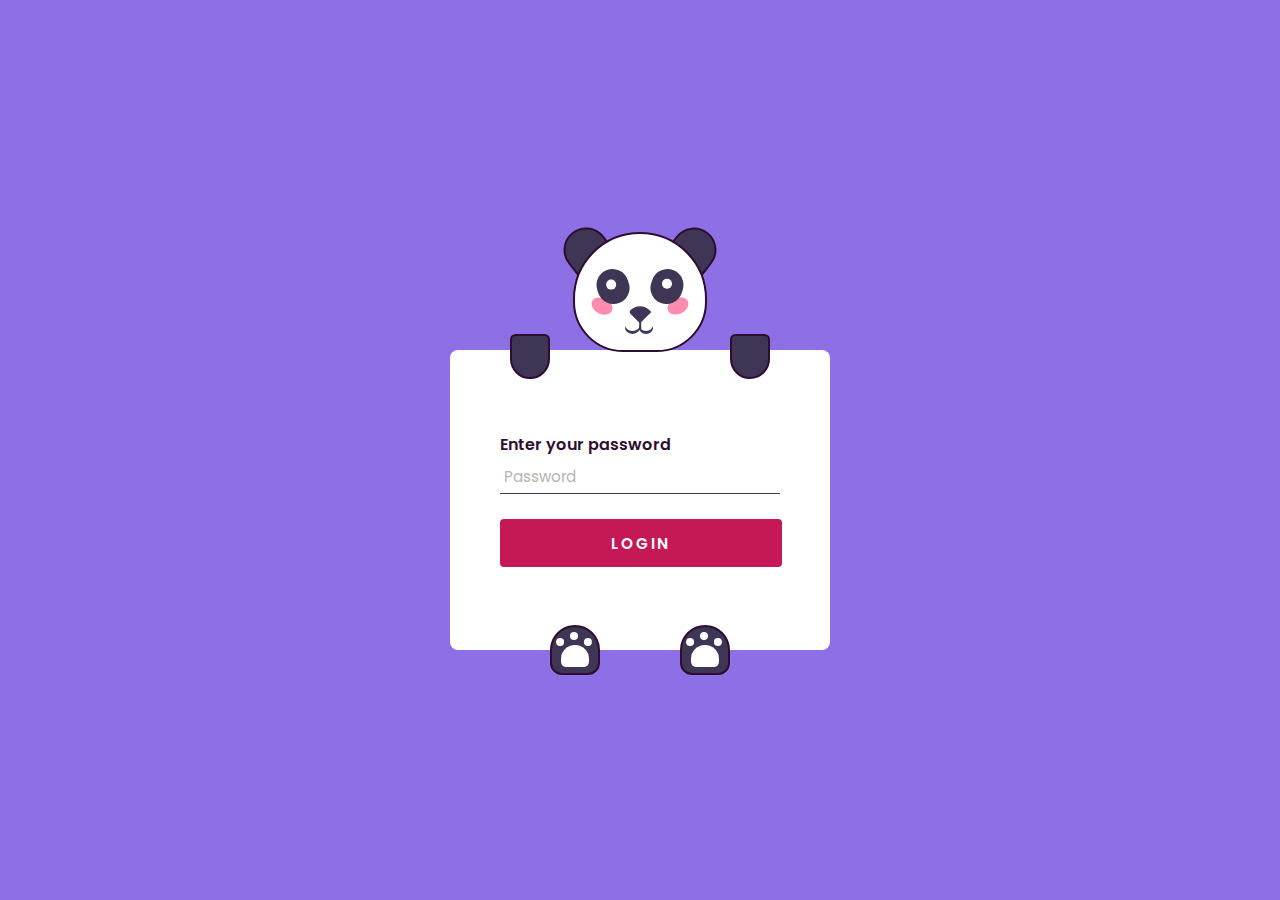
<file: index.html>
<!DOCTYPE html>
<html lang="en" >
<head>
  <meta charset="UTF-8">
  <title>Panda Login Form</title>
  <link rel='stylesheet' href='https://fonts.googleapis.com/css2?family=Poppins:wght@400;600&amp;display=swap'><link rel="stylesheet" href="./style.css">
  <link rel="stylesheet" href="style.css">
</head>
<body>
<!-- partial:index.partial.html -->
<div class="container">
  <form>
    <label for="password">Enter your password</label>
    <input type="password" id="password" placeholder="Password" />
    <button>Login</button>
  </form>
  <div class="ear-l"></div>
  <div class="ear-r"></div>
  <div class="panda-face">
    <div class="blush-l"></div>
    <div class="blush-r"></div>
    <div class="eye-l">
      <div class="eyeball-l"></div>
    </div>
    <div class="eye-r">
      <div class="eyeball-r"></div>
    </div>
    <div class="nose"></div>
    <div class="mouth"></div>
  </div>
  <div class="hand-l"></div>
  <div class="hand-r"></div>
  <div class="paw-l"></div>
  <div class="paw-r"></div>
</div>
<!-- partial -->
  <script  src="./script.js"></script>

</body>
</html>
</file>
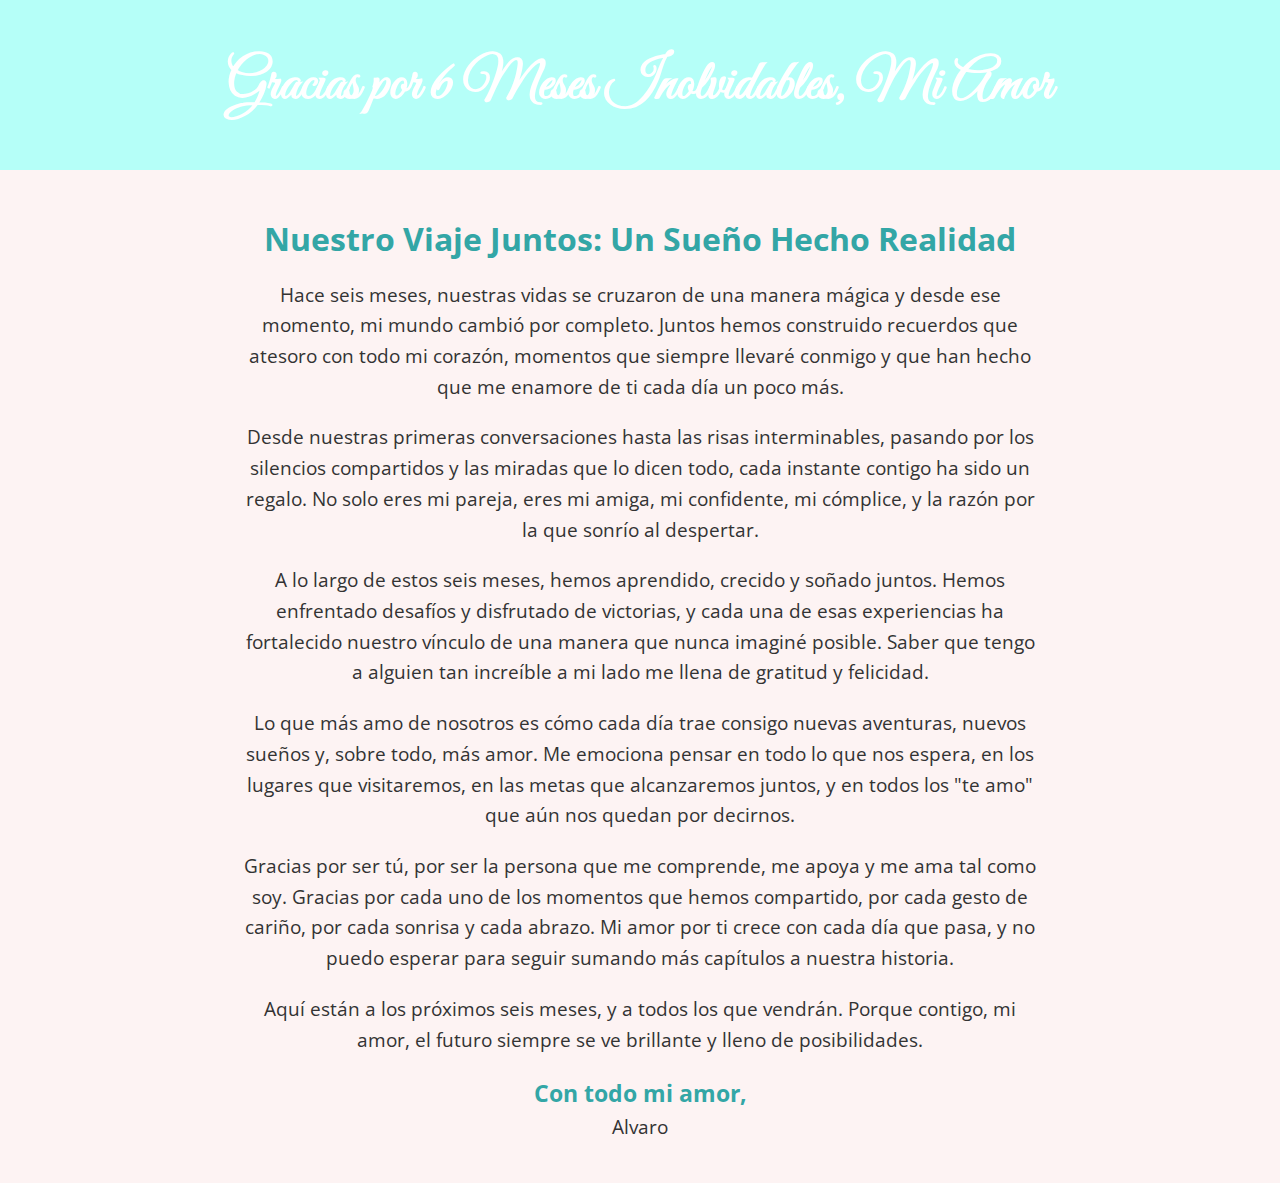
<file: bien/index.html>
<!DOCTYPE html>
<html lang="es">
<head>
    <meta charset="UTF-8">
    <meta name="viewport" content="width=device-width, initial-scale=1.0">
    <title>Gracias por 6 Meses, Mi Amor</title>
    <link href="https://fonts.googleapis.com/css2?family=Great+Vibes&family=Open+Sans:wght@300;400&display=swap" rel="stylesheet">
    <link rel="stylesheet" href="style.css">
</head>
<body>
    <header>
        <h1>Gracias por 6 Meses Inolvidables, Mi Amor</h1>
    </header>
    <div class="content">
        <h2>Nuestro Viaje Juntos: Un Sueño Hecho Realidad</h2>
        <p>
            Hace seis meses, nuestras vidas se cruzaron de una manera mágica y desde ese momento, mi mundo cambió por completo. 
            Juntos hemos construido recuerdos que atesoro con todo mi corazón, momentos que siempre llevaré conmigo y que 
            han hecho que me enamore de ti cada día un poco más.
        </p>
        <p>
            Desde nuestras primeras conversaciones hasta las risas interminables, pasando por los silencios compartidos y las miradas que lo dicen todo, 
            cada instante contigo ha sido un regalo. No solo eres mi pareja, eres mi amiga, mi confidente, mi cómplice, y la razón por la que sonrío al despertar.
        </p>
        <p>
            A lo largo de estos seis meses, hemos aprendido, crecido y soñado juntos. Hemos enfrentado desafíos y disfrutado de victorias, 
            y cada una de esas experiencias ha fortalecido nuestro vínculo de una manera que nunca imaginé posible. Saber que tengo a alguien 
            tan increíble a mi lado me llena de gratitud y felicidad.
        </p>
        <p>
            Lo que más amo de nosotros es cómo cada día trae consigo nuevas aventuras, nuevos sueños y, sobre todo, más amor. 
            Me emociona pensar en todo lo que nos espera, en los lugares que visitaremos, en las metas que alcanzaremos juntos, 
            y en todos los "te amo" que aún nos quedan por decirnos.
        </p>
        <p>
            Gracias por ser tú, por ser la persona que me comprende, me apoya y me ama tal como soy. Gracias por cada uno de los momentos que hemos compartido, 
            por cada gesto de cariño, por cada sonrisa y cada abrazo. Mi amor por ti crece con cada día que pasa, y no puedo esperar para seguir sumando más capítulos a nuestra historia.
        </p>
        <p>
            Aquí están a los próximos seis meses, y a todos los que vendrán. Porque contigo, mi amor, el futuro siempre se ve brillante y lleno de posibilidades.
        </p>
        <p>
            <strong>Con todo mi amor,</strong><br>
            Alvaro
        </p>
    </div>
</body>
</html>
</file>
<file: style.css>
* {
    padding: 0;
    margin: 0;
    box-sizing: border-box;
    font-family: "Poppins", sans-serif;
  }
  body {
    background-color: #8e70e6;
  }
  .container {
    height: 31.25em;
    width: 31.25em;
    position: absolute;
    transform: translate(-50%, -50%);
    top: 50%;
    left: 50%;
  }
  form {
    width: 23.75em;
    height: 18.75em;
    background-color: #ffffff;
    position: absolute;
    transform: translate(-50%, -50%);
    top: calc(50% + 3.1em);
    left: 50%;
    padding: 0 3.1em;
    display: flex;
    flex-direction: column;
    justify-content: center;
    border-radius: 0.5em;
  }
  form label {
    display: block;
    margin-bottom: 0.2em;
    font-weight: 600;
    color: #2e0d30;
  }
  form input {
    font-size: 0.95em;
    font-weight: 400;
    color: #3f3554;
    padding: 0.3em;
    border: none;
    border-bottom: 0.12em solid #3f3554;
    outline: none;
  }
  form input:focus {
    border-color: #71c418;
  }
  
  form input::placeholder {
    color: #b4b5b3;
  }
  
  form input:not(:last-child) {
    margin-bottom: 0.9em;
  }
  form button {
    font-size: 0.95em;
    padding: 0.8em 0;
    width: 18.6em;
    border-radius: 4px;
    border: none;
    outline: none;
    background-color: #c41857;
    color: #fff;
    text-transform: uppercase;
    font-weight: 600;
    cursor: pointer;
    letter-spacing: 0.15em;
    margin-top: 0.8em;
  }
  .panda-face {
    height: 7.5em;
    width: 8.4em;
    background-color: #ffffff;
    border: 0.18em solid #2e0d30;
    border-radius: 7.5em 7.5em 5.62em 5.62em;
    position: absolute;
    top: 2em;
    margin: auto;
    left: 0;
    right: 0;
  }
  .ear-l,
  .ear-r {
    background-color: #3f3554;
    height: 2.5em;
    width: 2.81em;
    border: 0.18em solid #2e0d30;
    border-radius: 2.5em 2.5em 0 0;
    top: 1.75em;
    position: absolute;
  }
  .ear-l {
    transform: rotate(-38deg);
    left: 10.75em;
  }
  .ear-r {
    transform: rotate(38deg);
    right: 10.75em;
  }
  .blush-l,
  .blush-r {
    background-color: #ff8bb1;
    height: 1em;
    width: 1.37em;
    border-radius: 50%;
    position: absolute;
    top: 4em;
  }
  .blush-l {
    transform: rotate(25deg);
    left: 1em;
  }
  .blush-r {
    transform: rotate(-25deg);
    right: 1em;
  }
  .eye-l,
  .eye-r {
    background-color: #3f3554;
    height: 2.18em;
    width: 2em;
    border-radius: 2em;
    position: absolute;
    top: 2.18em;
  }
  .eye-l {
    left: 1.37em;
    transform: rotate(-20deg);
  }
  .eye-r {
    right: 1.37em;
    transform: rotate(20deg);
  }
  .eyeball-l,
  .eyeball-r {
    height: 0.6em;
    width: 0.6em;
    background-color: #ffffff;
    border-radius: 50%;
    position: absolute;
    left: 0.6em;
    top: 0.6em;
    transition: 1s all;
  }
  .eyeball-l {
    transform: rotate(20deg);
  }
  .eyeball-r {
    transform: rotate(-20deg);
  }
  .nose {
    height: 1em;
    width: 1em;
    background-color: #3f3554;
    position: absolute;
    top: 4.37em;
    margin: auto;
    left: 0;
    right: 0;
    border-radius: 1.2em 0 0 0.25em;
    transform: rotate(45deg);
  }
  .nose:before {
    content: "";
    position: absolute;
    background-color: #3f3554;
    height: 0.6em;
    width: 0.1em;
    transform: rotate(-45deg);
    top: 0.75em;
    left: 1em;
  }
  .mouth,
  .mouth:before {
    height: 0.75em;
    width: 0.93em;
    background-color: transparent;
    position: absolute;
    border-radius: 50%;
    box-shadow: 0 0.18em #3f3554;
  }
  .mouth {
    top: 5.31em;
    left: 3.12em;
  }
  .mouth:before {
    content: "";
    position: absolute;
    left: 0.87em;
  }
  .hand-l,
  .hand-r {
    background-color: #3f3554;
    height: 2.81em;
    width: 2.5em;
    border: 0.18em solid #2e0d30;
    border-radius: 0.6em 0.6em 2.18em 2.18em;
    transition: 1s all;
    position: absolute;
    top: 8.4em;
  }
  .hand-l {
    left: 7.5em;
  }
  .hand-r {
    right: 7.5em;
  }
  .paw-l,
  .paw-r {
    background-color: #3f3554;
    height: 3.12em;
    width: 3.12em;
    border: 0.18em solid #2e0d30;
    border-radius: 2.5em 2.5em 1.2em 1.2em;
    position: absolute;
    top: 26.56em;
  }
  .paw-l {
    left: 10em;
  }
  .paw-r {
    right: 10em;
  }
  .paw-l:before,
  .paw-r:before {
    position: absolute;
    content: "";
    background-color: #ffffff;
    height: 1.37em;
    width: 1.75em;
    top: 1.12em;
    left: 0.55em;
    border-radius: 1.56em 1.56em 0.6em 0.6em;
  }
  .paw-l:after,
  .paw-r:after {
    position: absolute;
    content: "";
    background-color: #ffffff;
    height: 0.5em;
    width: 0.5em;
    border-radius: 50%;
    top: 0.31em;
    left: 1.12em;
    box-shadow: 0.87em 0.37em #ffffff, -0.87em 0.37em #ffffff;
  }
  @media screen and (max-width: 500px) {
    .container {
      font-size: 14px;
    }
  }
</file>
<file: bien/style.css>
body {
    font-family: 'Open Sans', sans-serif;
    margin: 0;
    padding: 0;
    background-color: #fdf3f3;
    color: #333;
    text-align: center;
}

header {
    background-color: #B5FFF8; /* Azul celeste */
    padding: 50px;
}

header h1 {
    font-family: 'Great Vibes', cursive;
    font-size: 3.5em;
    margin: 0;
    color: #fff;
}

.content {
    padding: 20px;
    max-width: 800px;
    margin: 0 auto;
}

.content h2 {
    font-size: 2em;
    color: #33a6a6; /* Un tono más oscuro para contraste */
    margin-bottom: 20px;
}

.content p {
    font-size: 1.2em;
    line-height: 1.6;
    margin-bottom: 20px;
}

.content strong {
    font-size: 1.2em;
    color: #33a6a6; /* Mismo tono que el h2 para mantener la coherencia */
}
</file>
